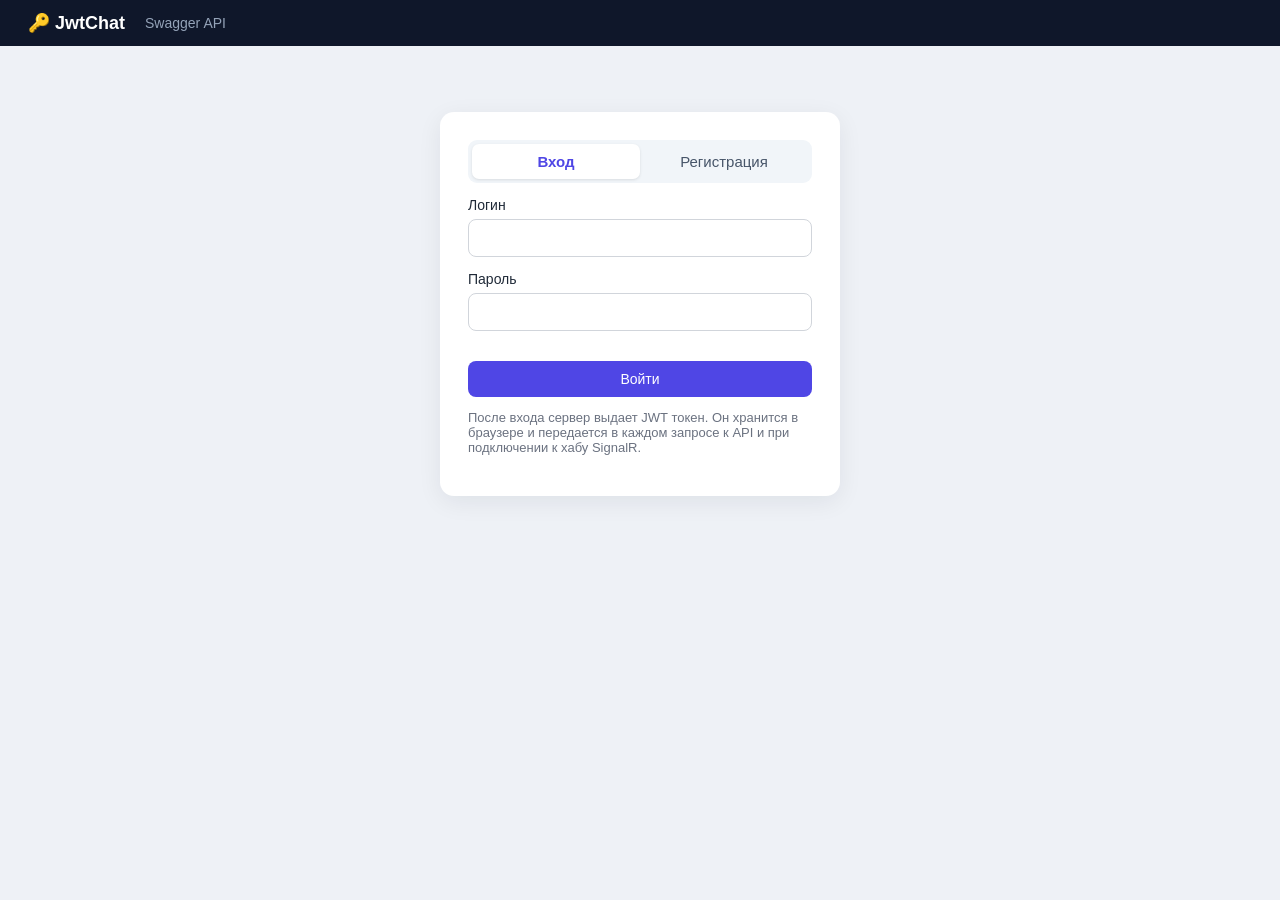
<file: кт20/JwtChat/JwtChat/wwwroot/index.html>
<!DOCTYPE html>
<html lang="ru">
<head>
    <meta charset="utf-8" />
    <meta name="viewport" content="width=device-width, initial-scale=1.0" />
    <title>JwtChat</title>
    <link rel="stylesheet" href="css/site.css" />
</head>
<body>
    <header class="topbar">
        <span class="brand">🔑 JwtChat</span>
        <a class="swagger" href="/swagger" target="_blank">Swagger API</a>

        <div class="userbox hidden" id="userbox">
            <span class="user" id="userName"></span>
            <span class="role" id="userRole"></span>
            <span class="expires" title="Время до истечения токена">⏱ <span id="expiresIn">--:--</span></span>
            <button class="link-btn" id="logoutBtn">Выйти</button>
        </div>
    </header>

    <main class="page">

        <!-- ========== вход / регистрация ========== -->
        <section id="authView" class="auth-card hidden">
            <div class="tabs">
                <button class="tab active" data-tab="login">Вход</button>
                <button class="tab" data-tab="register">Регистрация</button>
            </div>

            <form id="authForm" novalidate>
                <label for="username">Логин</label>
                <input type="text" id="username" autocomplete="username" />

                <label for="password">Пароль</label>
                <input type="password" id="password" autocomplete="current-password" />

                <div id="confirmBlock" class="hidden">
                    <label for="confirm">Повторите пароль</label>
                    <input type="password" id="confirm" autocomplete="new-password" />
                </div>

                <div class="errors" id="authErrors"></div>

                <button type="submit" class="btn full" id="authSubmit">Войти</button>
            </form>

            <p class="muted small">
                После входа сервер выдает JWT токен. Он хранится в браузере и передается
                в каждом запросе к API и при подключении к хабу SignalR.
            </p>
        </section>

        <!-- ========== чат ========== -->
        <section id="chatView" class="chat hidden">
            <div class="chat-main">
                <div class="chat-header">
                    <h1>Общий чат</h1>
                    <div class="chat-actions">
                        <span class="status" id="status">Подключение...</span>
                        <button class="btn small secondary" id="tokenBtn">Токен</button>
                        <button class="btn small danger hidden" id="clearBtn">Очистить чат</button>
                    </div>
                </div>

                <div class="messages" id="messages"></div>
                <div class="typing" id="typing"></div>

                <form class="send-form" id="sendForm" autocomplete="off">
                    <input type="text" id="messageInput" maxlength="500" placeholder="Введите сообщение..." disabled />
                    <button type="submit" class="btn" id="sendBtn" disabled>Отправить</button>
                </form>
                <div class="counter"><span id="counter">0</span> / 500</div>
            </div>

            <aside class="side">
                <div class="panel">
                    <h3>В сети (<span id="onlineCount">0</span>)</h3>
                    <ul id="users"></ul>
                </div>

                <div class="panel hidden" id="tokenPanel">
                    <h3>JWT токен</h3>
                    <div class="token-raw" id="tokenRaw"></div>
                    <h4>Payload</h4>
                    <pre class="token-json" id="tokenPayload"></pre>
                    <button class="btn small secondary" id="meBtn">GET /api/auth/me</button>
                    <pre class="token-json hidden" id="meResult"></pre>
                </div>
            </aside>
        </section>
    </main>

    <script src="lib/signalr/signalr.min.js"></script>
    <script src="js/app.js"></script>
</body>
</html>
</file>
<file: кт20/JwtChat/JwtChat/wwwroot/css/site.css>
* {
    box-sizing: border-box;
}

body {
    margin: 0;
    font-family: "Segoe UI", Arial, sans-serif;
    background: #eef1f6;
    color: #1f2937;
}

.hidden {
    display: none !important;
}

.muted {
    color: #6b7280;
}

.small {
    font-size: 13px;
}

/* ---------- шапка ---------- */

.topbar {
    display: flex;
    align-items: center;
    gap: 20px;
    padding: 12px 28px;
    background: #0f172a;
    color: #e2e8f0;
}

.brand {
    font-weight: 700;
    font-size: 18px;
    color: #fff;
}

.swagger {
    color: #94a3b8;
    font-size: 14px;
    text-decoration: none;
    flex: 1;
}

.swagger:hover {
    color: #fff;
}

.userbox {
    display: flex;
    align-items: center;
    gap: 12px;
    font-size: 14px;
}

.role {
    background: #334155;
    padding: 2px 9px;
    border-radius: 10px;
    font-size: 12px;
}

.role.admin {
    background: #b45309;
    color: #fff;
}

.expires {
    font-family: Consolas, monospace;
    color: #94a3b8;
}

.link-btn {
    background: none;
    border: none;
    color: #cbd5e1;
    text-decoration: underline;
    cursor: pointer;
    font-size: 14px;
    padding: 0;
}

.page {
    max-width: 1150px;
    margin: 0 auto;
    padding: 26px;
}

/* ---------- кнопки, поля ---------- */

.btn {
    padding: 10px 18px;
    border: none;
    border-radius: 8px;
    background: #4f46e5;
    color: #fff;
    font-size: 14px;
    cursor: pointer;
    font-family: inherit;
}

.btn:hover:not(:disabled) {
    background: #4338ca;
}

.btn:disabled {
    opacity: 0.5;
    cursor: default;
}

.btn.small {
    padding: 6px 12px;
    font-size: 13px;
}

.btn.secondary {
    background: #e5e7eb;
    color: #1f2937;
}

.btn.secondary:hover {
    background: #d1d5db;
}

.btn.danger {
    background: #dc2626;
}

.btn.danger:hover {
    background: #b91c1c;
}

.btn.full {
    width: 100%;
    margin-top: 18px;
}

input[type="text"], input[type="password"] {
    width: 100%;
    padding: 10px 12px;
    border: 1px solid #d1d5db;
    border-radius: 8px;
    font-size: 14px;
    font-family: inherit;
}

input:focus {
    outline: none;
    border-color: #4f46e5;
}

label {
    display: block;
    font-size: 14px;
    margin: 14px 0 6px;
}

/* ---------- вход ---------- */

.auth-card {
    max-width: 400px;
    margin: 40px auto;
    background: #fff;
    border-radius: 14px;
    padding: 28px;
    box-shadow: 0 6px 24px rgba(15, 23, 42, 0.07);
}

.tabs {
    display: flex;
    background: #f1f5f9;
    border-radius: 9px;
    padding: 4px;
}

.tab {
    flex: 1;
    border: none;
    background: none;
    padding: 9px;
    border-radius: 7px;
    font-size: 15px;
    cursor: pointer;
    color: #475569;
    font-family: inherit;
}

.tab.active {
    background: #fff;
    color: #4f46e5;
    font-weight: 600;
    box-shadow: 0 1px 3px rgba(0, 0, 0, 0.1);
}

.errors {
    color: #dc2626;
    font-size: 13px;
    margin-top: 12px;
}

.errors div {
    margin: 3px 0;
}

/* ---------- чат ---------- */

.chat {
    display: grid;
    grid-template-columns: 1fr 300px;
    gap: 16px;
    height: calc(100vh - 110px);
    min-height: 480px;
}

.chat-main {
    background: #fff;
    border-radius: 14px;
    display: flex;
    flex-direction: column;
    overflow: hidden;
}

.chat-header {
    display: flex;
    justify-content: space-between;
    align-items: center;
    padding: 12px 18px;
    border-bottom: 1px solid #e5e7eb;
}

.chat-header h1 {
    margin: 0;
    font-size: 19px;
}

.chat-actions {
    display: flex;
    gap: 10px;
    align-items: center;
}

.status {
    font-size: 13px;
    color: #6b7280;
}

.status.ok {
    color: #059669;
}

.status.ok::before {
    content: "● ";
}

.status.warn {
    color: #d97706;
}

.status.error {
    color: #dc2626;
}

.messages {
    flex: 1;
    overflow-y: auto;
    padding: 18px;
    display: flex;
    flex-direction: column;
    gap: 10px;
    background: #f8fafc;
}

.message {
    max-width: 70%;
    align-self: flex-start;
    background: #fff;
    border: 1px solid #e5e7eb;
    border-radius: 12px 12px 12px 4px;
    padding: 8px 12px;
}

.message.mine {
    align-self: flex-end;
    background: #4f46e5;
    border-color: #4f46e5;
    color: #fff;
    border-radius: 12px 12px 4px 12px;
}

.message .author {
    font-size: 12px;
    font-weight: 700;
    color: #4f46e5;
}

.message.mine .author {
    color: #e0e7ff;
}

.message .text {
    white-space: pre-wrap;
    word-break: break-word;
}

.message .time {
    font-size: 11px;
    color: #9ca3af;
    text-align: right;
}

.message.mine .time {
    color: #c7d2fe;
}

.system {
    align-self: center;
    font-size: 12px;
    color: #64748b;
    background: #e2e8f0;
    padding: 3px 10px;
    border-radius: 10px;
}

.typing {
    height: 22px;
    padding: 2px 18px;
    font-size: 13px;
    color: #6b7280;
    font-style: italic;
}

.send-form {
    display: flex;
    gap: 10px;
    padding: 0 18px;
}

.counter {
    font-size: 11px;
    color: #9ca3af;
    text-align: right;
    padding: 4px 18px 12px;
}

.side {
    display: flex;
    flex-direction: column;
    gap: 16px;
    overflow-y: auto;
}

.panel {
    background: #fff;
    border-radius: 14px;
    padding: 16px 18px;
}

.panel h3 {
    margin: 0 0 10px;
    font-size: 16px;
}

.panel h4 {
    margin: 12px 0 6px;
    font-size: 13px;
    color: #475569;
}

.panel ul {
    list-style: none;
    padding: 0;
    margin: 0;
}

.panel li {
    padding: 6px 0;
    font-size: 14px;
    border-bottom: 1px solid #f1f5f9;
}

.panel li::before {
    content: "● ";
    color: #10b981;
}

.panel li.me {
    font-weight: 600;
}

.token-raw {
    font-family: Consolas, monospace;
    font-size: 11px;
    word-break: break-all;
    background: #f1f5f9;
    padding: 8px;
    border-radius: 6px;
    color: #475569;
    max-height: 110px;
    overflow-y: auto;
}

.token-json {
    font-family: Consolas, monospace;
    font-size: 12px;
    background: #0f172a;
    color: #a5f3fc;
    padding: 10px;
    border-radius: 6px;
    overflow-x: auto;
    margin: 0 0 10px;
}

@media (max-width: 800px) {
    .chat {
        grid-template-columns: 1fr;
        height: auto;
    }

    .messages {
        min-height: 350px;
    }
}
</file>
